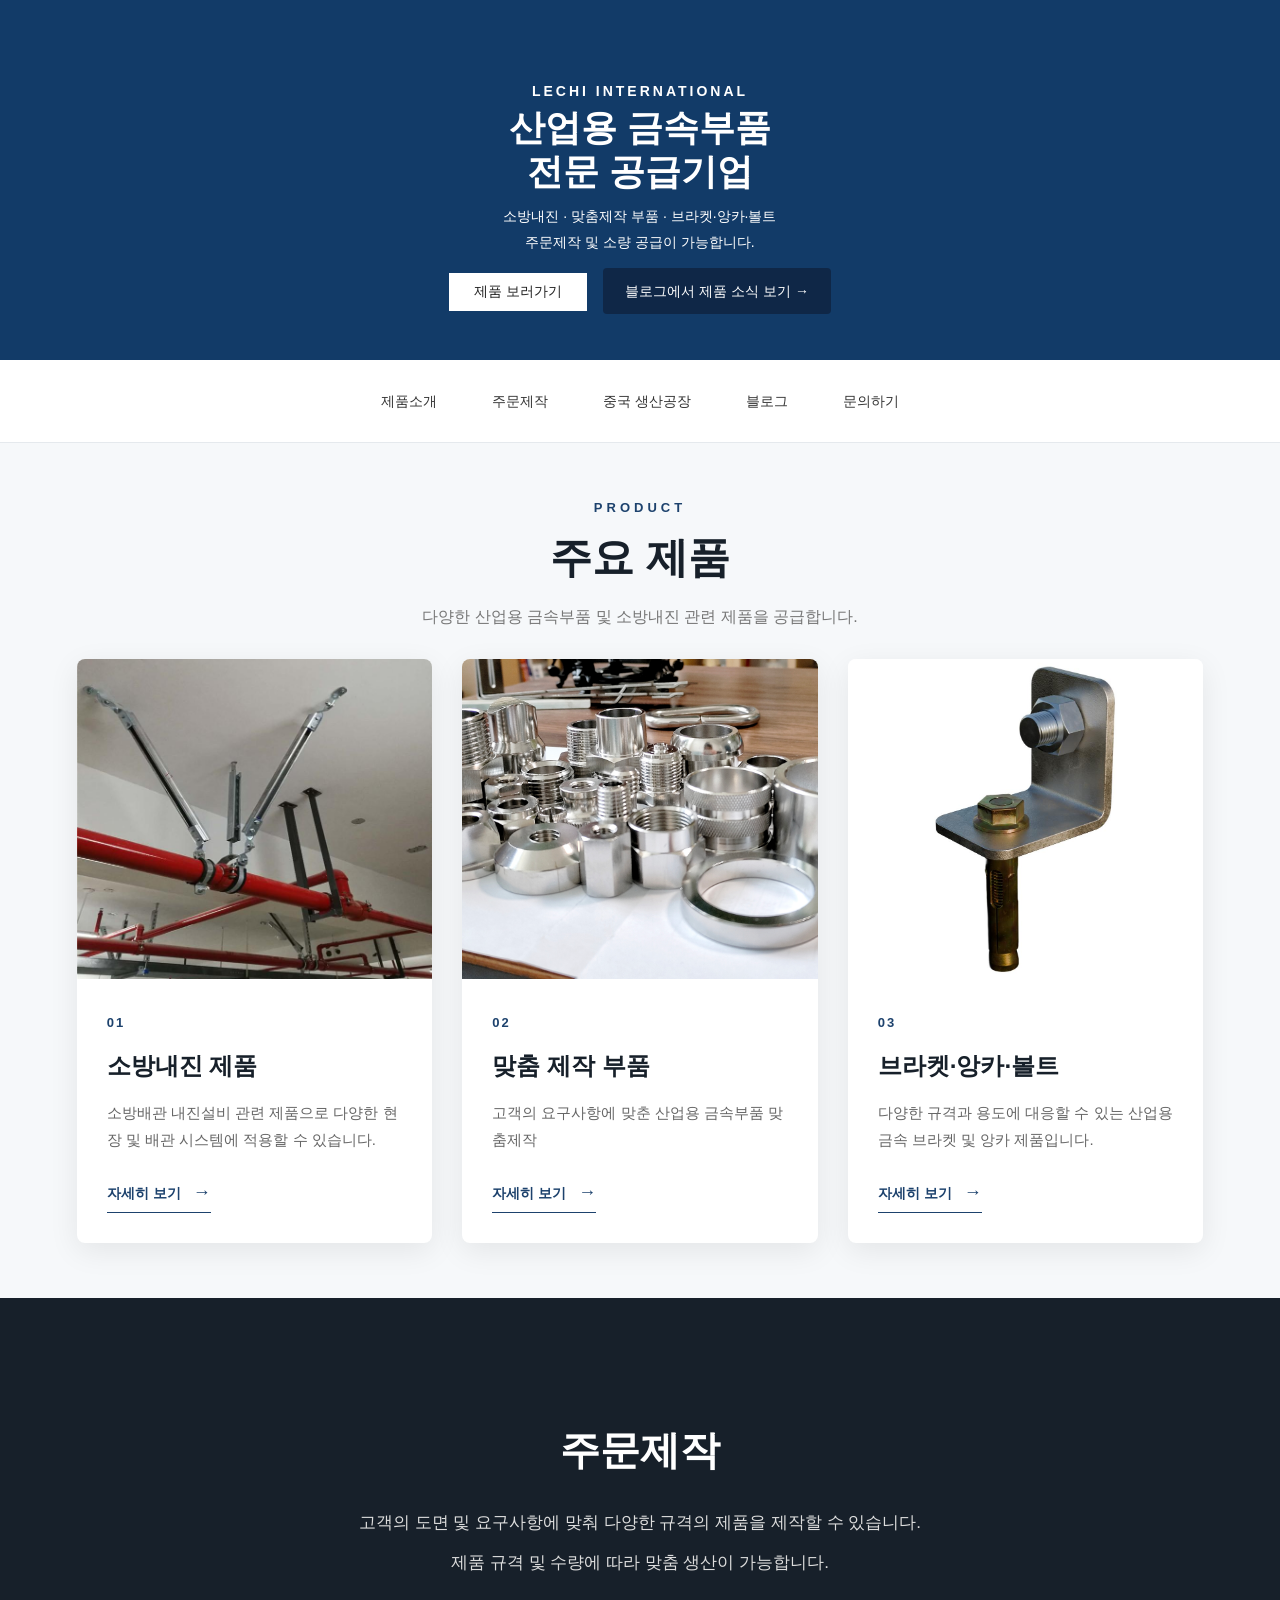
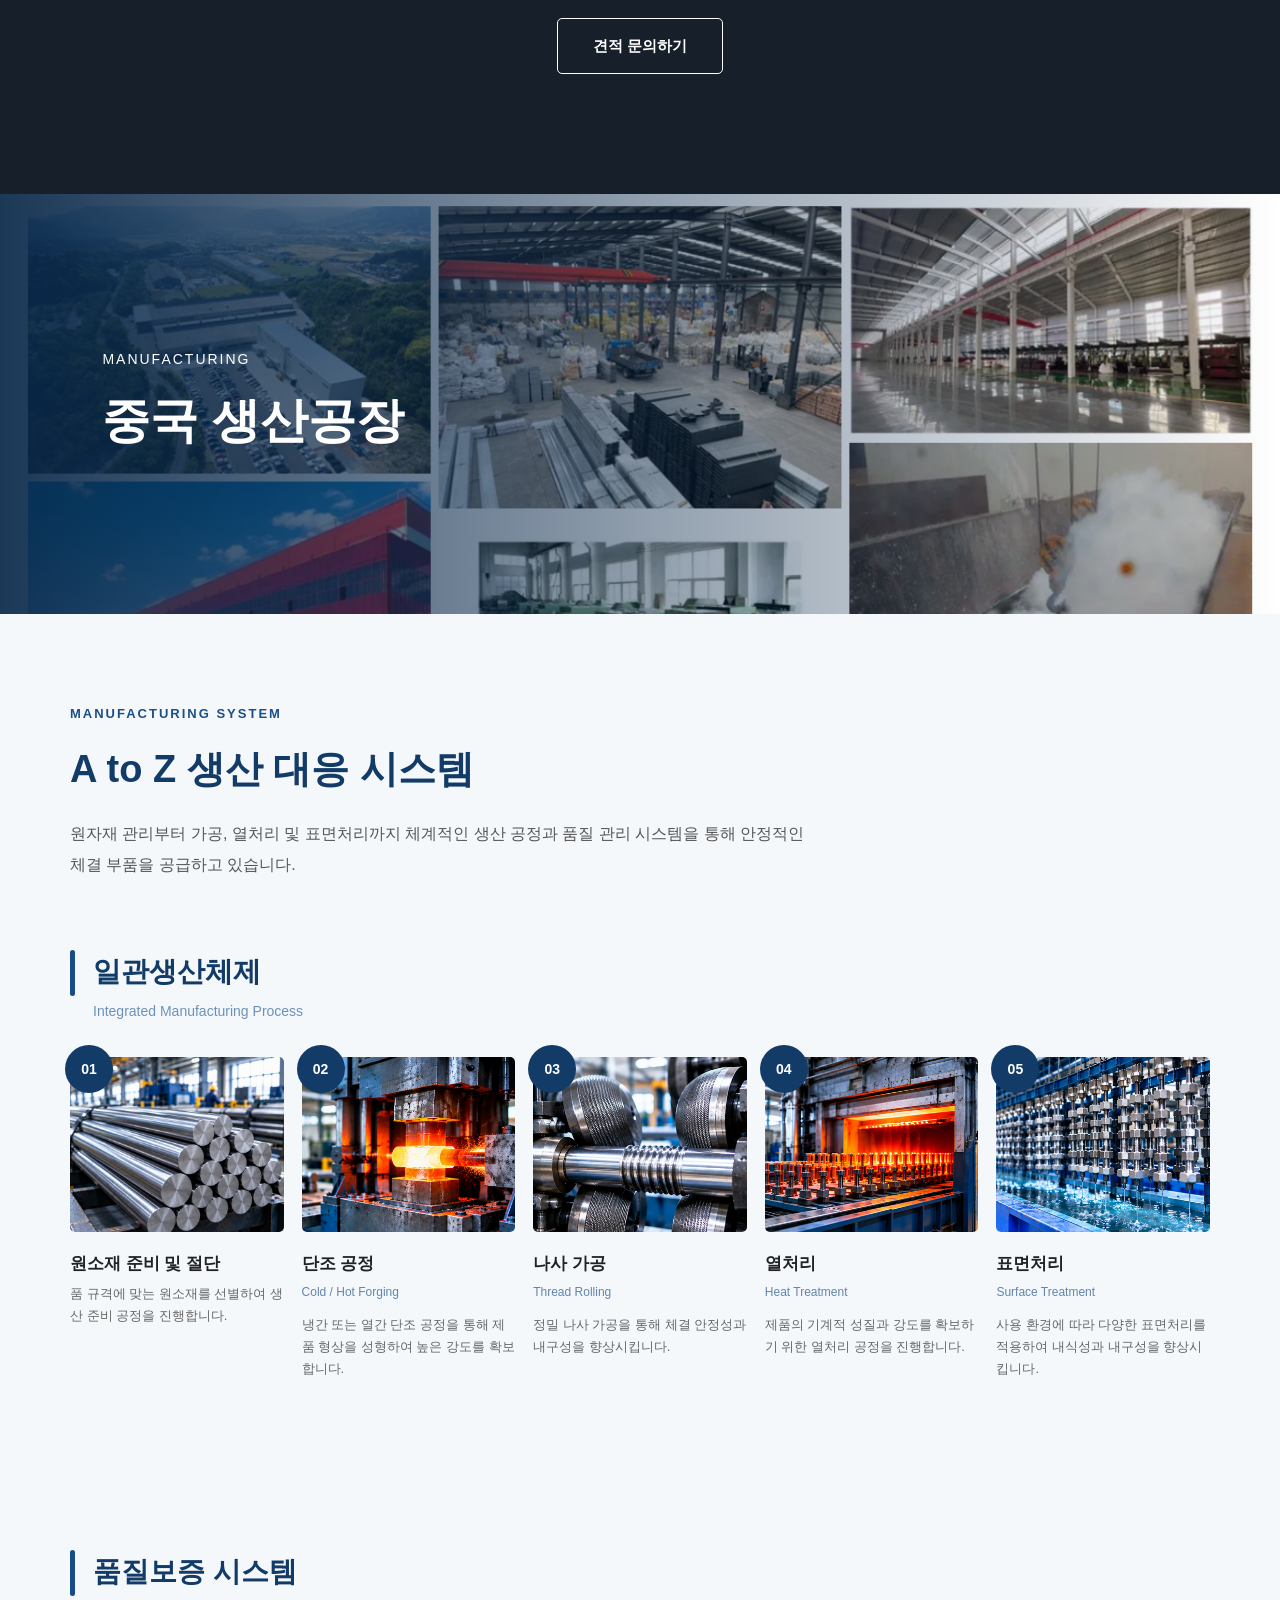
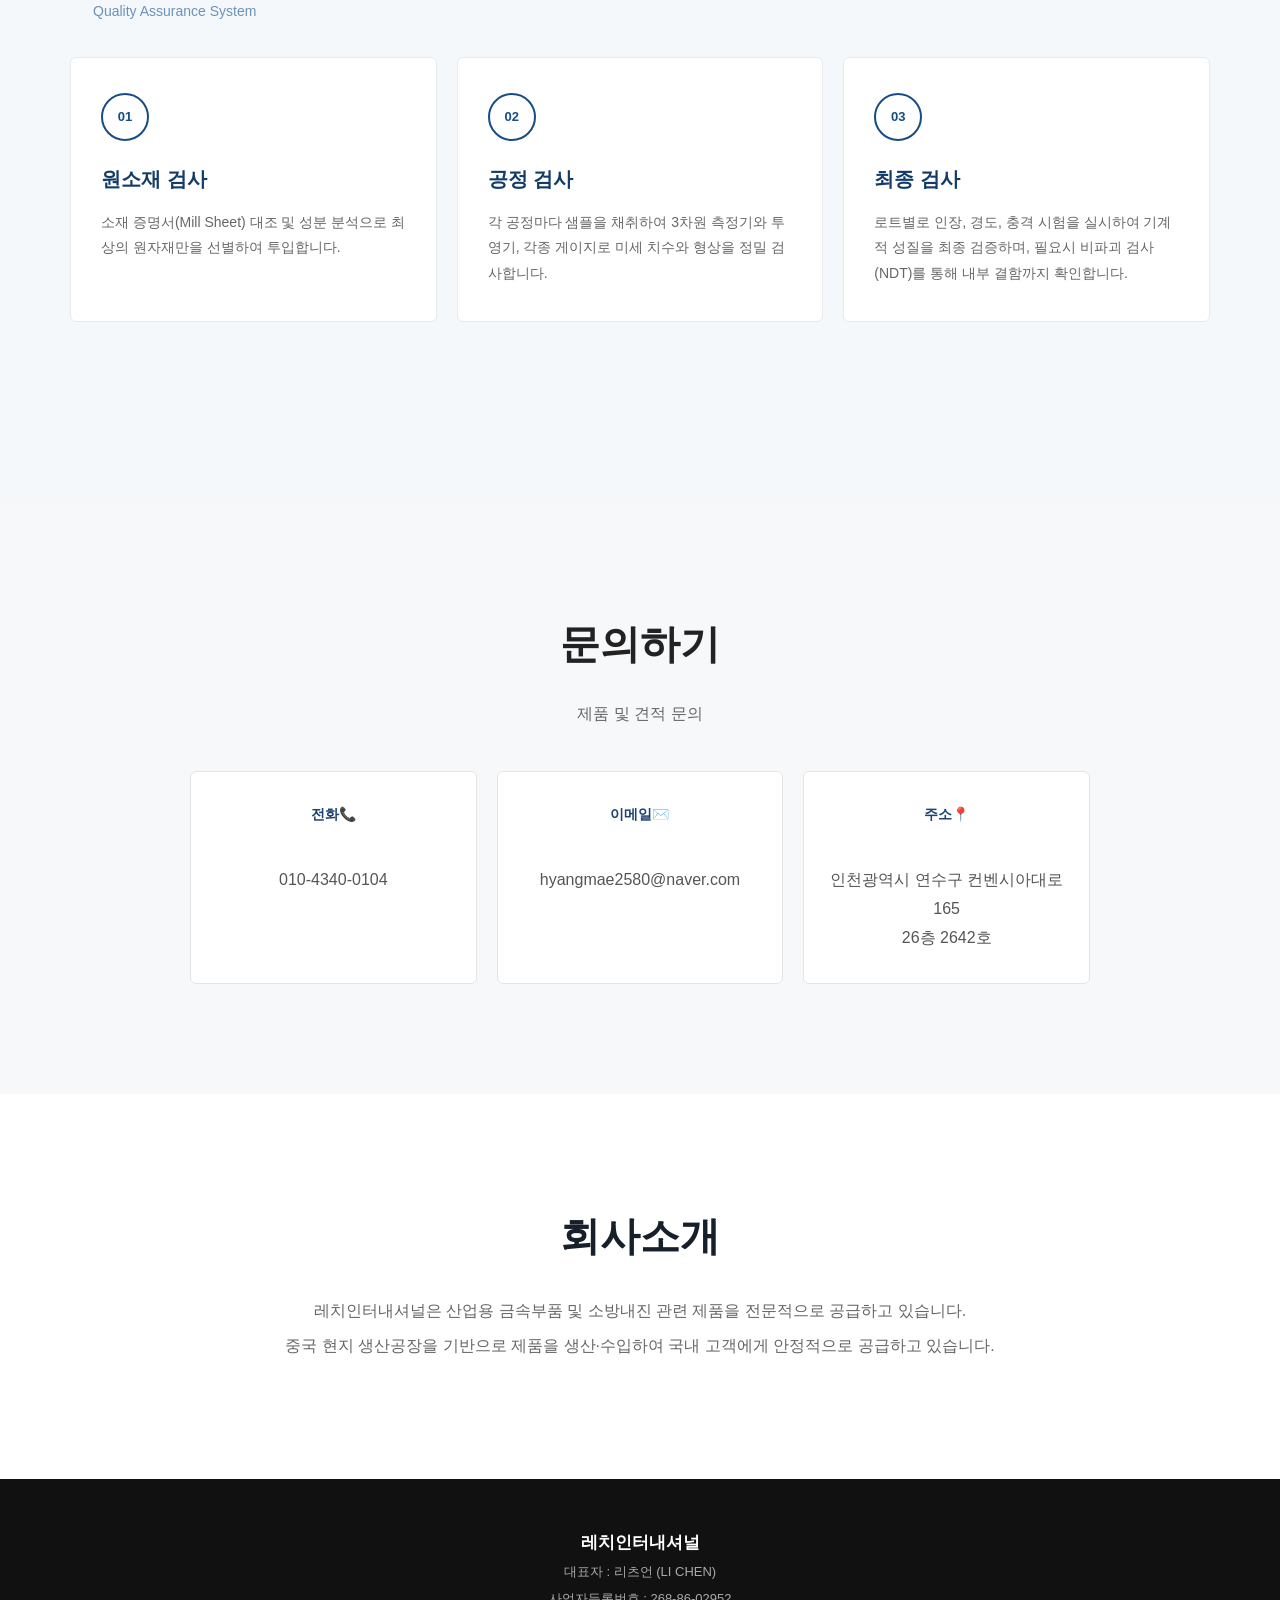
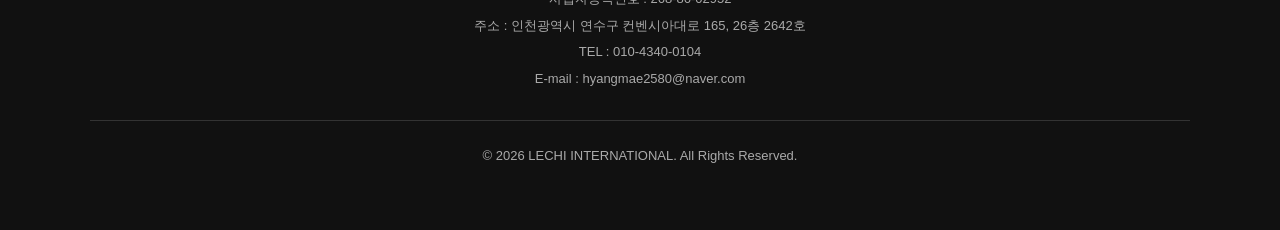
<file: index.html>
<!DOCTYPE html>
<html lang="ko">

<head>
    <meta charset="UTF-8">
    <meta name="viewport" content="width=device-width, initial-scale=1.0">
<link rel="icon" type="image/x-icon" href="/favicon.ico">
<link rel="icon" type="image/png" sizes="32x32" href="/favicon.png">
    <title>레치인터내셔널 | 산업용 금속부품 전문기업</title>

    <link rel="stylesheet" href="style.css">

    <!-- Google Analytics -->
    <script async src="https://www.googletagmanager.com/gtag/js?id=G-M39NJ0KK3D"></script>

    <script>
        window.dataLayer = window.dataLayer || [];

        function gtag() {
            dataLayer.push(arguments);
        }

        gtag('js', new Date());

        gtag('config', 'G-M39NJ0KK3D');
    </script>

</head>

<body>


<!-- =========================
     상단 메뉴
========================= -->

<header class="header">

    <div class="logo">

    </div>


</header>



<!-- =========================
     메인 화면
========================= -->

<section class="hero">

    <div class="hero-text">

        <p class="small-title">
            LECHI INTERNATIONAL
        </p>


        <h1>
            산업용 금속부품<br>
            전문 공급기업
        </h1>


        <p>
            소방내진 · 맞춤제작 부품 · 브라켓·앙카·볼트
        </p>


        <p>
            주문제작 및 소량 공급이 가능합니다.
        </p>


        <button onclick="goToProducts()">
            제품 보러가기
        </button>
<a href="https://blog.naver.com/hyangmae2580"
   target="_blank"
   rel="noopener noreferrer"
   class="blog-button">
    블로그에서 제품 소식 보기 →
</a>
    </div>

</section>

<!-- =========================
     제품 메뉴
========================= -->

<div class="product-menu">

    <a href="#products">제품소개</a>

    <a href="#custom">주문제작</a>

    <a href="#factory">중국 생산공장</a>

    <a href="https://blog.naver.com/hyangmae2580"
       target="_blank"
       rel="noopener noreferrer">
        블로그
    </a>

    <a href="#contact">문의하기</a>

</div>



<!-- =========================
     주요 제품
========================= -->

<section id="products" class="products-section">

    <div class="products-title">

        <span>PRODUCT</span>

        <h2>주요 제품</h2>

        <p>
            다양한 산업용 금속부품 및 소방내진 관련 제품을 공급합니다.
        </p>

    </div>


    <div class="product-grid">


        <!-- 소방내진 -->

        <div class="product-card">

            <div class="product-photo">

                <img
                    src="images/product01.jpg"
                    alt="소방내진 제품"
                >

            </div>


            <div class="product-content">

                <span class="product-number">01</span>

                <h3>소방내진 제품</h3>

                <p>
                    소방배관 내진설비 관련 제품으로
                    다양한 현장 및 배관 시스템에 적용할 수 있습니다.
                </p>

                <a href="product-fire.html" class="product-more">
                    자세히 보기
                    <span>→</span>
                </a>

            </div>

        </div>



        <!-- 맞춤제작 부품 -->

        <div class="product-card">

            <div class="product-photo">

                <img
                    src="images/product02.jpg"
                    alt="맞춤 제작 부품"
                >

            </div>


            <div class="product-content">

                <span class="product-number">02</span>

                <h3>맞춤 제작 부품</h3>

                <p>
                    고객의 요구사항에 맞춘 산업용 금속부품 맞춤제작
                </p>

                <a href="product-vibration.html" class="product-more">
                    자세히 보기
                    <span>→</span>
                </a>

            </div>

        </div>



        <!-- 브라켓·앙카·볼트 -->

        <div class="product-card">

            <div class="product-photo">

                <img
                    src="images/product03.jpg"
                    alt="브라켓·앙카·볼트"
                >

            </div>


            <div class="product-content">

                <span class="product-number">03</span>

                <h3>브라켓·앙카·볼트</h3>

                <p>
                    다양한 규격과 용도에 대응할 수 있는
                    산업용 금속 브라켓 및 앙카 제품입니다.
                </p>

                <a href="product-bracket.html" class="product-more">
                    자세히 보기
                    <span>→</span>
                </a>

            </div>

        </div>


    </div>

</section>


<!-- =========================
     주문제작
========================= -->

<section id="custom" class="custom">

    <h2>주문제작</h2>


    <p>
        고객의 도면 및 요구사항에 맞춰
        다양한 규격의 제품을 제작할 수 있습니다.
    </p>


    <p>
        제품 규격 및 수량에 따라 맞춤 생산이 가능합니다.
    </p>



<a href="./contact.html" class="inquiry-button">
    견적 문의하기
</a>

</section>



<!-- =========================
     중국 생산공장
========================= -->

<!-- =========================
     중국 생산공장
========================= -->

<section id="factory" class="factory-section">

    <div class="factory-hero">

        <img
            src="images/factory.jpg"
            alt="중국 생산공장"
        >

        <div class="factory-hero-overlay">

            <span>MANUFACTURING</span>

            <h2>중국 생산공장</h2>

        </div>

    </div>


    <div class="factory-content">


        <!-- A to Z -->

        <div class="factory-intro">

            <span class="section-label">
                MANUFACTURING SYSTEM
            </span>

            <h2>
                A to Z 생산 대응 시스템
            </h2>

            <p>
                원자재 관리부터 가공, 열처리 및 표면처리까지
                체계적인 생산 공정과 품질 관리 시스템을 통해
                안정적인 체결 부품을 공급하고 있습니다.
            </p>

        </div>



        <!-- 일관생산체제 -->

        <div class="process-section">

            <div class="process-title">

                <span></span>

                <div>
                    <h3>일관생산체제</h3>
                    <p>Integrated Manufacturing Process</p>
                </div>

            </div>


            <div class="process-grid">


                <!-- 01 -->

                <div class="process-card">

                    <div class="process-number">
                        01
                    </div>

                    <div class="process-image">
                        <img
                            src="images/process01.png"
                            alt="원소재 준비 및 절단"
                        >
                    </div>

                    <h4>
                        원소재 준비 및 절단
                    </h4>

                    <p>
                        품 규격에 맞는 원소재를 선별하여
                        생산 준비 공정을 진행합니다.
                    </p>

                </div>



                <!-- 02 -->

                <div class="process-card">

                    <div class="process-number">
                        02
                    </div>

                    <div class="process-image">
                        <img
                            src="images/process02.png"
                            alt="단조 공정"
                        >
                    </div>

                    <h4>
                        단조 공정
                    </h4>

                    <span class="process-en">
                        Cold / Hot Forging
                    </span>

                    <p>
                        냉간 또는 열간 단조 공정을 통해
                        제품 형상을 성형하여 높은 강도를 확보합니다.
                    </p>

                </div>



                <!-- 03 -->

                <div class="process-card">

                    <div class="process-number">
                        03
                    </div>

                    <div class="process-image">
                        <img
                            src="images/process03.png"
                            alt="나사 가공"
                        >
                    </div>

                    <h4>
                        나사 가공
                    </h4>

                    <span class="process-en">
                        Thread Rolling
                    </span>

                    <p>
                        정밀 나사 가공을 통해
                        체결 안정성과 내구성을 향상시킵니다.
                    </p>

                </div>



                <!-- 04 -->

                <div class="process-card">

                    <div class="process-number">
                        04
                    </div>

                    <div class="process-image">
                        <img
                            src="images/process04.png"
                            alt="열처리"
                        >
                    </div>

                    <h4>
                        열처리
                    </h4>

                    <span class="process-en">
                        Heat Treatment
                    </span>

                    <p>
                        제품의 기계적 성질과 강도를 확보하기 위한
                        열처리 공정을 진행합니다.
                    </p>

                </div>



                <!-- 05 -->

                <div class="process-card">

                    <div class="process-number">
                        05
                    </div>

                    <div class="process-image">
                        <img
                            src="images/process05.png"
                            alt="표면처리"
                        >
                    </div>

                    <h4>
                        표면처리
                    </h4>

                    <span class="process-en">
                        Surface Treatment
                    </span>

                    <p>
                        사용 환경에 따라 다양한 표면처리를 적용하여
                        내식성과 내구성을 향상시킵니다.
                    </p>

                </div>

            </div>

        </div>



        <!-- 품질보증 시스템 -->

        <div class="quality-section">

            <div class="quality-title">

                <span></span>

                <div>
                    <h3>품질보증 시스템</h3>
                    <p>Quality Assurance System</p>
                </div>

            </div>


            <div class="quality-grid">


                <!-- 원소재 검사 -->

                <div class="quality-card">

                    <div class="quality-icon">
                        01
                    </div>

                    <h4>
                        원소재 검사
                    </h4>

                    <p>
                        소재 증명서(Mill Sheet) 대조 및 성분 분석으로
                        최상의 원자재만을 선별하여 투입합니다.
                    </p>

                </div>



                <!-- 공정 검사 -->

                <div class="quality-card">

                    <div class="quality-icon">
                        02
                    </div>

                    <h4>
                        공정 검사
                    </h4>

                    <p>
                        각 공정마다 샘플을 채취하여
                        3차원 측정기와 투영기, 각종 게이지로
                        미세 치수와 형상을 정밀 검사합니다.
                    </p>

                </div>



                <!-- 최종 검사 -->

                <div class="quality-card">

                    <div class="quality-icon">
                        03
                    </div>

                    <h4>
                        최종 검사
                    </h4>

                    <p>
                        로트별로 인장, 경도, 충격 시험을 실시하여
                        기계적 성질을 최종 검증하며,
                        필요시 비파괴 검사(NDT)를 통해
                        내부 결함까지 확인합니다.
                    </p>

                </div>

            </div>

        </div>


    </div>

</section>



<!-- =========================
     문의하기
========================= -->

<section id="contact" class="contact">

    <h2>문의하기</h2>


    <p>
        제품 및 견적 문의
    </p>


    <div class="contact-info">

        <p>
            <strong>전화📞</strong><br>
            010-4340-0104
        </p>


        <p>
            <strong>이메일✉️</strong><br>
            hyangmae2580@naver.com
        </p>


        <p>
            <strong>주소📍</strong><br>
            인천광역시 연수구 컨벤시아대로 165<br>
            26층 2642호
        </p>

    </div>

</section>


<!-- =========================
     회사소개
========================= -->

<section id="about" class="section">

    <h2>회사소개</h2>

    <p>
        레치인터내셔널은 산업용 금속부품 및 
        소방내진 관련 제품을 전문적으로 공급하고 있습니다.
    </p>

    <p>
        중국 현지 생산공장을 기반으로 제품을 생산·수입하여 
        국내 고객에게 안정적으로 공급하고 있습니다.
    </p>

</section>




<!-- =========================
     사업자 정보
========================= -->

<footer>


    <div class="footer-company">

        <strong>레치인터내셔널</strong>


        <p>
            대표자 : 리츠언 (LI CHEN)
        </p>


        <p>
            사업자등록번호 : 268-86-02952
        </p>


        <p>
            주소 : 인천광역시 연수구 컨벤시아대로 165,
            26층 2642호
        </p>


        <p>
            TEL : 010-4340-0104
        </p>


        <p>
            E-mail : hyangmae2580@naver.com
        </p>

    </div>


    <p class="copyright">
        © 2026 LECHI INTERNATIONAL. All Rights Reserved.
    </p>

</footer>



<script src="main.js"></script>

</body>

</html>
</file>
<file: style.css>
/* =========================================
   기본 설정
========================================= */

* {
    box-sizing: border-box;
}

html {
    scroll-behavior: smooth;
}

body {
    margin: 0;
    padding: 0;

    font-family:
        "Noto Sans KR",
        "Malgun Gothic",
        Arial,
        sans-serif;

    color: #222;
    background: #fff;

    line-height: 1.6;
}

img {
    max-width: 100%;
}


/* =========================================
   HEADER
========================================= */

.header {
    position: absolute;
    top: 0;
    left: 0;
    width: 100%;
    height: 82px;
    padding: 0 25px;
    box-sizing: border-box;

    display: flex;
    align-items: center;
    justify-content: flex-end;

    background: transparent;
    border-bottom: none;

    z-index: 999;
}

.logo {
    display: none;
}

.menu {
    display: flex;
    align-items: center;
    gap: 40px;
}

.menu a {
    color: #ffffff;
    text-decoration: none;
    font-size: 15px;
    font-weight: 500;
}

.menu a:hover {
    color: #1d426d;
}


/* =========================================
   MAIN HERO
========================================= */

.hero {
    width: 100%;
    min-height: 360px;

    display: flex;
    align-items: center;
    justify-content: center;

    padding: 60px 8% 30px;
    box-sizing: border-box;

    background: #123b68;
    color: #fff;

    text-align: center;
}

.hero-text {
    width: 100%;
    max-width: 900px;
    margin: 0 auto;
}

.small-title {
    margin: 0 0 8px;

    font-size: 12px;
    letter-spacing: 3px;
    font-weight: 600;
}

.hero h1 {
    margin: 0 0 12px;

    font-size: 36px;
    line-height: 1.2;
    font-weight: 700;
}

.hero p {
    font-size: 14px;
    margin: 4px 0;
}

.hero button {
    margin-top: 15px;

    padding: 10px 25px;

    border: none;

    background: #fff;
    color: #222;

    font-size: 14px;

    cursor: pointer;
}


/* =========================================
   회사소개
========================================= */

.section {
    width: 100%;
    padding: 110px 7%;
    text-align: center;
}

.section h2 {
    margin: 0 0 30px;

    font-size: 40px;
    color: #17202a;
}

.section > p {
    max-width: 800px;

    margin: 10px auto;

    font-size: 16px;
    color: #666;
}


/* 회사정보 */

.company-info {
    max-width: 900px;

    margin: 55px auto 0;

    display: grid;

    grid-template-columns:
        repeat(3, 1fr);

    border-top: 1px solid #ddd;
    border-bottom: 1px solid #ddd;
}

.company-info div {
    padding: 28px 20px;

    border-right: 1px solid #ddd;
}

.company-info div:last-child {
    border-right: none;
}

.company-info strong {
    display: block;

    margin-bottom: 8px;

    color: #1d426d;
    font-size: 14px;
}

.company-info p {
    margin: 0;
    font-size: 16px;
}


/* =========================================
   주요 제품
========================================= */

.products-section {
    width: 100%;

    padding: 55px 6%;

    background: #f6f8fa;
}


/* 제목 */

.products-title {
    text-align: center;
    margin-bottom: 30px;
}

.products-title span {
    display: block;

    margin-bottom: 12px;

    color: #1d426d;

    font-size: 13px;
    font-weight: 700;
    letter-spacing: 4px;
}

.products-title h2 {
    margin: 0;

    font-size: 42px;
    line-height: 1.3;

    color: #17202a;
}

.products-title p {
    margin: 18px 0 0;

    font-size: 16px;
    color: #777;
}


/* 제품 3개 */

.product-grid {
    width: 100%;

    max-width: 1280px;

    margin: 0 auto;

    display: grid;

    grid-template-columns:
        repeat(3, minmax(0, 1fr));

    gap: 30px;
}


/* 카드 */

.product-card {
    min-width: 0;

    overflow: hidden;

    background: #fff;

    border-radius: 8px;

    box-shadow:
        0 8px 30px rgba(0, 0, 0, 0.08);

    transition:
        transform 0.3s ease,
        box-shadow 0.3s ease;
}

.product-card:hover {
    transform: translateY(-8px);

    box-shadow:
        0 18px 45px rgba(0, 0, 0, 0.14);
}


/* 제품 사진 */

.product-photo {
    width: 100%;

    height: 320px;

    overflow: hidden;

    background: #f3f3f3;
}

.product-photo img {
    width: 100%;
    height: 100%;

    display: block;

    object-fit: cover;

    transition: transform 0.5s ease;
}

.product-card:hover
.product-photo img {
    transform: scale(1.05);
}


/* 제품 내용 */

.product-content {
    padding: 30px;
    min-height: 260px;
}

.product-number {
    color: #1d426d;

    font-size: 13px;
    font-weight: 700;
    letter-spacing: 2px;
}

.product-content h3 {
    margin: 12px 0 14px;

    font-size: 24px;
    color: #17202a;
}

.product-content p {
    margin: 0;

    color: #666;

    font-size: 15px;
    line-height: 1.8;
}


/* 자세히 보기 */

.product-more {
    display: inline-flex;

    align-items: center;

    gap: 12px;

    margin-top: 25px;

    padding-bottom: 5px;

    color: #1d426d;

    text-decoration: none;

    font-size: 14px;
    font-weight: 600;

    border-bottom: 1px solid #1d426d;
}

.product-more span {
    font-size: 18px;
    transition: 0.3s;
}

.product-more:hover span {
    transform: translateX(5px);
}


/* =========================================
   주문제작
========================================= */

.custom {
    width: 100%;

    padding: 120px 20px;

    text-align: center;

    background: #17202a;

    color: #fff;
}

.custom h2 {
    margin: 0 0 25px;
    font-size: 40px;
}

.custom p {
    max-width: 750px;

    margin: 8px auto;

    font-size: 17px;
    line-height: 1.9;

    color: #ddd;
}

.custom button {
    margin-top: 30px;

    padding: 15px 35px;

    border: 1px solid #fff;

    background: transparent;
    color: #fff;

    font-size: 15px;

    cursor: pointer;

    transition: 0.3s;
}

.custom button:hover {
    background: #fff;
    color: #17202a;
}


/* =========================================
   중국 생산공장
========================================= */

#factory {
    background: #f5f8fb;
}

#factory p {
    max-width: 750px;
}


/* =========================================
   문의하기
========================================= */

.contact {
    width: 100%;

    padding: 110px 20px;

    text-align: center;

    background: #f6f8fa;
}

.contact h2 {
    margin: 0 0 25px;
    font-size: 40px;
}

.contact > p {
    color: #666;
    font-size: 16px;
}


/* 연락처 */

.contact-info {
    max-width: 900px;

    margin: 45px auto 0;

    display: grid;

    grid-template-columns:
        repeat(3, 1fr);

    gap: 20px;
}

.contact-info p {
    margin: 0;

    padding: 30px 20px;

    background: #fff;

    border: 1px solid #e5e5e5;
    border-radius: 6px;

    color: #555;

    line-height: 1.8;
}

.contact-info strong {
    display: block;

    margin-bottom: 10px;

    color: #1d426d;

    font-size: 14px;
}


/* =========================================
   FOOTER
========================================= */

footer {
    width: 100%;

    padding: 50px 7%;

    background: #111;

    color: #aaa;

    text-align: center;

    font-size: 13px;
}

.footer-company strong {
    color: #fff;
    font-size: 17px;
}

.footer-company p {
    margin: 6px 0;
}

.copyright {
    margin-top: 30px;

    padding-top: 25px;

    border-top: 1px solid #333;
}


/* =========================================
   모바일
========================================= */

@media (max-width: 900px) {

    .header {
        position: absolute;
        top: 0;
        left: 0;
        width: 100%;
        height: 82px;
        padding: 0 25px;

        box-sizing: border-box;

        display: flex;
        align-items: center;
        justify-content: flex-end;

        background: transparent;
        border-bottom: none;

        z-index: 999;
    }

    .logo {
        display: none;
    }

    .menu {
        display: flex;
        align-items: center;
        gap: 40px;
    }

    .menu a {
        color: #fff;
        text-decoration: none;
        font-size: 15px;
        font-weight: 500;
    }

    .hero {
        width: 100%;
        min-height: 400px;

        display: flex;
        align-items: center;
        justify-content: center;

        padding: 100px 8% 40px;

        box-sizing: border-box;

        background: #123b68;

        color: #fff;

        text-align: center;
    }

    .hero p {
        font-size: 16px;
    }

    .product-grid {
        grid-template-columns: 1fr;
        max-width: 550px;
    }

    .company-info {
        grid-template-columns: 1fr;
    }

    .company-info div {
        border-right: none;
        border-bottom: 1px solid #ddd;
    }

    .company-info div:last-child {
        border-bottom: none;
    }

    .contact-info {
        grid-template-columns: 1fr;
        max-width: 550px;
    }
}


/* =========================================
   견적 문의 페이지
========================================= */

.inquiry-section {
    width: 100%;

    padding: 100px 20px 120px;

    background: #f4f7fa;
}

.inquiry-container {
    width: 100%;
    max-width: 1000px;

    margin: 0 auto;
}

.inquiry-title {
    text-align: center;
    margin-bottom: 50px;
}

.inquiry-title span {
    display: block;

    margin-bottom: 10px;

    color: #1d426d;

    font-size: 13px;
    font-weight: 700;
    letter-spacing: 4px;
}

.inquiry-title h1 {
    margin: 0 0 15px;

    color: #17202a;

    font-size: 42px;
    font-weight: 700;
}

.inquiry-title p {
    margin: 0;

    color: #777;

    font-size: 16px;
}


/* =========================================
   문의 폼
========================================= */

.inquiry-form {
    width: 100%;

    padding: 55px;

    background: #fff;

    border-radius: 10px;

    box-shadow:
        0 10px 40px rgba(0, 0, 0, 0.08);
}


/* 2칸 배치 */

.form-group {
    margin-bottom: 25px;
}

.inquiry-form .form-group:nth-child(4),
.inquiry-form .form-group:nth-child(5),
.inquiry-form .form-group:nth-child(6),
.inquiry-form .form-group:nth-child(7),
.inquiry-form .form-group:nth-child(8) {
    width: calc(50% - 10px);

    display: inline-block;

    vertical-align: top;
}

.inquiry-form .form-group:nth-child(5),
.inquiry-form .form-group:nth-child(7) {
    margin-left: 16px;
}


/* 라벨 */

.form-group label {
    display: block;

    margin-bottom: 9px;

    color: #222;

    font-size: 15px;
    font-weight: 600;
}

.form-group label em {
    color: #d65a3a;

    font-style: normal;

    margin-left: 3px;
}


/* 입력창 */

.form-group input,
.form-group select,
.form-group textarea {
    width: 100%;

    padding: 15px 16px;

    border: 1px solid #d9dfe5;

    border-radius: 5px;

    background: #fff;

    color: #333;

    font-family: inherit;
    font-size: 15px;

    outline: none;

    transition: all 0.2s ease;

    appearance: none;
}

.form-group input:focus,
.form-group select:focus,
.form-group textarea:focus {
    border-color: #1d426d;

    box-shadow:
        0 0 0 3px rgba(29, 66, 109, 0.08);
}


/* 선택박스 */

.form-group select {
    cursor: pointer;

    background:
        #fff
        url("data:image/svg+xml,%3Csvg xmlns='http://www.w3.org/2000/svg' width='12' height='8'%3E%3Cpath d='M1 1l5 5 5-5' fill='none' stroke='%23666' stroke-width='1.5'/%3E%3C/svg%3E")
        no-repeat;

    background-position: right 17px center;

    padding-right: 45px;
}


/* 문의내용 */

.form-group textarea {
    min-height: 190px;

    resize: vertical;

    line-height: 1.7;
}


/* 파일 */

.form-group input[type="file"] {
    padding: 11px;

    background: #fafafa;

    cursor: pointer;
}


/* 파일 설명 */

.form-group small {
    display: block;

    margin-top: 8px;

    color: #888;

    font-size: 12px;
}


/* =========================================
   개인정보 동의
========================================= */

.privacy-box {
    margin-top: 10px;
    margin-bottom: 30px;

    padding: 18px 20px;

    background: #f6f8fa;

    border: 1px solid #e5e9ed;

    border-radius: 5px;
}

.privacy-box label {
    color: #555;

    font-size: 14px;

    cursor: pointer;
}

.privacy-box input {
    width: 16px;
    height: 16px;

    margin-right: 8px;

    vertical-align: -3px;

    accent-color: #1d426d;
}


/* =========================================
   문의 보내기 버튼
========================================= */

.inquiry-submit {
    width: 100%;

    height: 58px;

    border: none;

    border-radius: 5px;

    background: #123b68;

    color: #fff;

    font-family: inherit;

    font-size: 16px;
    font-weight: 600;

    cursor: pointer;

    transition: all 0.3s ease;
}

.inquiry-submit:hover {
    background: #0b2b4c;

    transform: translateY(-2px);

    box-shadow:
        0 8px 20px rgba(18, 59, 104, 0.2);
}


/* =========================================
   모바일
========================================= */

@media (max-width: 700px) {

    .inquiry-section {
        padding: 70px 15px 80px;
    }

    .inquiry-title h1 {
        font-size: 32px;
    }

    .inquiry-title p {
        font-size: 14px;
    }

    .inquiry-form {
        padding: 30px 20px;
    }

    .inquiry-form .form-group:nth-child(4),
    .inquiry-form .form-group:nth-child(5),
    .inquiry-form .form-group:nth-child(6),
    .inquiry-form .form-group:nth-child(7),
    .inquiry-form .form-group:nth-child(8) {

        width: 100%;

        display: block;

        margin-left: 0;
    }
}


.inquiry-button {
    display: inline-block;

    margin-top: 30px;

    padding: 15px 35px;

    border: 1px solid #fff;

    border-radius: 5px;

    background: transparent;

    color: #fff;

    text-decoration: none;

    font-size: 15px;
    font-weight: 600;

    cursor: pointer;

    transition: 0.3s;
}

.inquiry-button:hover {
    background: #fff;
    color: #123b68;
}


/* =================================
   레치인터내셔널 로고
================================= */

.header-logo {
    width: 210px;
    height: 78px;

    display: flex;

    align-items: center;
    justify-content: flex-start;

    overflow: hidden;
}

.header-logo a {
    display: block;
    line-height: 0;
}

.header-logo img {
    width: 210px;
    height: auto;

    display: block;

    margin: 0;
    padding: 0;

    object-fit: contain;
}


/* 로고 왼쪽 정렬 */

.header-inner {
    width: 100%;
    height: 72px;

    margin: 0;
    padding: 0 40px;

    display: flex;

    align-items: center;
    justify-content: space-between;

    box-sizing: border-box;
}

.header-logo {
    margin: 0;
    padding: 0;

    display: flex;

    align-items: center;
    justify-content: flex-start;

    flex-shrink: 0;
}

.header-logo img {
    width: 165px;
    height: auto;

    display: block;

    margin: 0;
    padding: 0;
}


/* =========================
   제품 상세 페이지
========================= */

.product-detail {
    max-width: 1200px;

    margin: 0 auto;

    padding: 100px 40px;
}

.product-detail-title {
    text-align: center;

    margin-bottom: 70px;
}

.product-detail-title span {
    display: block;

    margin-bottom: 15px;

    color: #123b68;

    font-size: 14px;
    font-weight: 700;

    letter-spacing: 4px;
}

.product-detail-title h1 {
    margin: 0 0 20px;

    color: #111;

    font-size: 46px;
    font-weight: 700;
}

.product-detail-title p {
    color: #666;

    font-size: 17px;
    line-height: 1.8;
}


/* 제품 항목 */

.product-detail-list {
    display: grid;

    grid-template-columns:
        repeat(3, 1fr);

    gap: 25px;
}

.detail-item {
    padding: 35px;

    background: #f6f8fa;

    border-radius: 8px;

    border: 1px solid #e5e9ed;

    transition: 0.3s;
}

.detail-item:hover {
    transform: translateY(-5px);

    box-shadow:
        0 15px 35px rgba(0,0,0,0.08);
}

.detail-item h2 {
    margin-bottom: 18px;

    color: #123b68;

    font-size: 22px;
}

.detail-item p {
    margin: 0;

    color: #666;

    font-size: 15px;
    line-height: 1.8;
}


/* 제품 목록 돌아가기 */

.back-button {
    margin-top: 60px;

    text-align: center;
}

.back-button a {
    display: inline-block;

    padding: 15px 30px;

    background: #123b68;

    color: #fff;

    text-decoration: none;

    border-radius: 4px;

    font-size: 14px;

    transition: 0.3s;
}

.back-button a:hover {
    background: #0b2949;
}


/* 모바일 */

@media (max-width: 768px) {

    .product-detail {
        padding: 70px 20px;
    }

    .product-detail-title h1 {
        font-size: 34px;
    }

    .product-detail-list {
        grid-template-columns: 1fr;
    }
}


/* =========================
   방진 제품 상세페이지
========================= */

.vibration-product {
    max-width: 1200px;

    margin: 0 auto;

    padding: 80px 20px;
}

.vibration-product h1 {
    font-size: 36px;

    margin-bottom: 50px;
}

.vibration-item {
    margin-bottom: 70px;
}

.vibration-item h2 {
    font-size: 22px;

    font-weight: 500;

    margin-bottom: 25px;
}

.vibration-catalog img {
    width: 60%;

    max-width: 800px;

    height: auto;

    display: block;
}


/* 제목 */

.vibration-title {
    text-align: center;

    margin-bottom: 60px;
}

.vibration-title span {
    display: block;

    margin-bottom: 15px;

    color: #123b68;

    font-size: 14px;

    font-weight: 700;

    letter-spacing: 4px;
}

.vibration-title h1 {
    margin: 0 0 20px;

    color: #111;

    font-size: 46px;

    font-weight: 700;
}

.vibration-title p {
    margin: 0;

    color: #666;

    font-size: 16px;

    line-height: 1.8;
}


/* 제품 규격 이미지 */

.vibration-catalog img {
    width: 60%;

    max-width: 800px;

    height: auto;

    display: block;

    margin: 0 auto;
}


/* 견적 문의 버튼 */

.vibration-inquiry {
    text-align: center;

    margin-top: 50px;
}

.vibration-inquiry a {
    display: inline-block;

    padding: 16px 35px;

    background: #123b68;

    color: #fff;

    text-decoration: none;

    font-size: 15px;

    font-weight: 600;

    border-radius: 4px;

    transition: 0.3s;
}

.vibration-inquiry a:hover {
    background: #0d2d50;
}


/* 제품 목록으로 돌아가기 버튼 */

.vibration-product .back-button {
    margin-top: 30px;

    text-align: center;
}

.vibration-product .back-button a {
    display: inline-block;

    padding: 15px 30px;

    background: #123b68;

    color: #ffffff !important;

    border: 1px solid #123b68;

    border-radius: 5px;

    text-decoration: none;

    font-size: 15px;

    font-weight: 600;

    transition: 0.3s;
}

.vibration-product .back-button a:hover {
    background: #ffffff;

    color: #123b68 !important;
}


/* 모바일 */

@media (max-width: 768px) {

    .vibration-product {
        padding: 70px 20px;
    }

    .vibration-title h1 {
        font-size: 34px;
    }

    .vibration-title p {
        font-size: 14px;
    }
}


/* 방진 제품 상세페이지 */

.vibration-product {
    max-width: 1200px;

    margin: 0 auto;

    padding: 80px 20px;
}

.vibration-product h1 {
    font-size: 36px;

    margin-bottom: 45px;
}


/* 제품 항목 */

.vibration-item {
    width: 100%;

    margin-bottom: 35px;
}


/* 제품 이름 */

.vibration-item summary {
    cursor: pointer;

    font-size: 21px;

    font-weight: 500;

    padding: 10px 0;

    margin-left: 0;

    list-style: none;
}


/* 기본 ▶ 표시 제거 */

.vibration-item summary::-webkit-details-marker {
    display: none;
}


/* 제품 이름 앞에 + 표시 */

.vibration-item summary::before {
    content: "+";

    display: inline-block;

    width: 25px;

    font-size: 20px;

    font-weight: 400;
}


/* 클릭해서 열렸을 때 - 표시 */

.vibration-item[open] summary::before {
    content: "−";
}


/* 제품 이미지 */

.vibration-image {
    margin-top: 20px;

    margin-left: 25px;
}

.vibration-image img {
    width: 60%;

    max-width: 800px;

    height: auto;

    display: block;
}


/* 제품 목록으로 돌아가기 */

.vibration-product .back-button {
    margin-top: 50px;

    text-align: center;
}

.vibration-product .back-button a {
    display: inline-block;

    padding: 15px 30px;

    background: #123b68;

    color: #ffffff !important;

    border: 1px solid #123b68;

    border-radius: 5px;

    text-decoration: none;

    font-size: 15px;

    font-weight: 600;
}

.vibration-product .back-button a:hover {
    background: #ffffff;

    color: #123b68 !important;
}


.bracket-home {
    text-align: center;

    margin-top: 20px;
}

.bracket-home a {
    display: inline-block;

    padding: 14px 30px;

    background: #fff;

    color: #123f70;

    border: 1px solid #123f70;

    border-radius: 4px;

    font-size: 14px;

    font-weight: 600;

    text-decoration: none;

    transition: all 0.3s ease;
}

.bracket-home a:hover {
    background: #123f70;

    color: #fff;
}


.custom-home {
    text-align: center;

    margin-top: 20px;
}

.custom-home a {
    display: inline-block;

    padding: 14px 30px;

    background: #fff;

    color: #123f70;

    border: 1px solid #123f70;

    border-radius: 4px;

    font-size: 14px;

    font-weight: 600;

    text-decoration: none;

    transition: all 0.3s ease;
}

.custom-home a:hover {
    background: #123f70;

    color: #fff;
}


.blog-button {
    display: inline-block;

    margin-left: 12px;

    padding: 12px 22px;

    background: #0f2747;

    color: #ffffff;

    text-decoration: none;

    border-radius: 4px;

    font-size: 14px;

    font-weight: 500;

    transition: 0.3s;
}

.blog-button:hover {
    opacity: 0.85;
}


/* 제품 메뉴 */

.product-menu {
    display: flex;

    justify-content: center;

    align-items: center;

    gap: 0;

    width: 100%;

    padding: 22px 20px;

    background: #ffffff;

    border-bottom: 1px solid #e5e9ed;
}

.product-menu {
    display: flex;

    justify-content: center;

    align-items: center;

    gap: 25px;

    width: 100%;

    padding: 22px 20px;

    background: #ffffff;

    border-bottom: 1px solid #e5e9ed;

    box-sizing: border-box;
}

.product-menu a {
    display: inline-block;

    padding: 8px 15px;

    color: #333;

    background: transparent;

    border: none;

    text-decoration: none;

    font-size: 14px;

    font-weight: 500;

    transition: all 0.3s ease;
}

.product-menu a:hover {
    color: #123b68;
}


@media (max-width: 768px) {

    .product-menu {
        flex-wrap: wrap;

        padding: 15px 10px;
    }

    .product-menu a {
        padding: 7px 12px;

        font-size: 13px;

        margin: 3px 0;
    }
}


/* =========================================
   CHINA FACTORY
========================================= */

.factory-section {
    width: 100%;

    /* 변경: 사용자가 지정한 배경색 */
    background: #f5f8fb;
}


/* 공장 이미지 */

.factory-hero {
    position: relative;

    width: 100%;

    height: 420px;

    overflow: hidden;
}

.factory-hero img {
    width: 100%;

    height: 100%;

    object-fit: cover;
}

.factory-hero-overlay {
    position: absolute;

    left: 0;
    top: 0;

    width: 100%;
    height: 100%;

    display: flex;

    flex-direction: column;

    justify-content: center;

    padding-left: 8%;

    box-sizing: border-box;

    background: linear-gradient(
        90deg,
        rgba(8, 39, 73, 0.92),
        rgba(8, 39, 73, 0.45),
        rgba(8, 39, 73, 0)
    );

    color: #ffffff;
}

.factory-hero-overlay span {
    font-size: 14px;

    letter-spacing: 2px;

    margin-bottom: 12px;
}

.factory-hero-overlay h2 {
    font-size: 48px;

    margin: 0;

    font-weight: 700;
}


/* 전체 내용 */

.factory-content {
    max-width: 1200px;

    margin: 0 auto;

    padding: 90px 30px 110px;

    box-sizing: border-box;

    /* 변경 */
    background: #f5f8fb;
}


/* A to Z */

.factory-intro {
    margin-bottom: 70px;

    /* 변경 */
    background: #f5f8fb;
}

.section-label {
    display: block;

    margin-bottom: 14px;

    color: #1b4f87;

    font-size: 13px;

    font-weight: 600;

    letter-spacing: 2px;
}

.factory-intro h2 {
    margin: 0 0 20px;

    color: #123b68;

    font-size: 38px;

    font-weight: 700;
}

.factory-intro p {
    max-width: 850px;

    margin: 0;

    color: #555;

    font-size: 16px;

    line-height: 1.9;
}


/* 섹션 제목 */

.process-title,
.quality-title {
    display: flex;

    align-items: flex-start;

    margin-bottom: 35px;
}

.process-title > span,
.quality-title > span {
    display: block;

    width: 5px;

    height: 46px;

    margin-right: 18px;

    background: #174d87;

    border-radius: 3px;
}

.process-title h3,
.quality-title h3 {
    margin: 0;

    color: #123b68;

    font-size: 28px;
}

.process-title p,
.quality-title p {
    margin: 5px 0 0;

    color: #6c91b9;

    font-size: 14px;
}


/* =========================================
   생산공정
========================================= */

.process-section {
    margin-bottom: 90px;

    /* 변경 */
    background: #f5f8fb;
}

.process-grid {
    display: grid;

    grid-template-columns:
        repeat(5, 1fr);

    gap: 18px;
}

.process-card {
    position: relative;

    padding-bottom: 10px;

    background: transparent;
}

.process-number {
    position: absolute;

    top: -12px;

    left: -5px;

    width: 48px;

    height: 48px;

    display: flex;

    align-items: center;

    justify-content: center;

    background: #123b68;

    color: #ffffff;

    border-radius: 50%;

    font-size: 14px;

    font-weight: 600;

    z-index: 2;
}

.process-image {
    width: 100%;

    height: 175px;

    overflow: hidden;

    border-radius: 5px;

    margin-bottom: 18px;
}

.process-image img {
    width: 100%;

    height: 100%;

    object-fit: cover;

    transition: transform 0.4s ease;
}

.process-card:hover .process-image img {
    transform: scale(1.05);
}

.process-card h4 {
    margin: 0 0 5px;

    color: #222;

    font-size: 17px;

    font-weight: 700;
}

.process-en {
    display: block;

    margin-bottom: 12px;

    color: #6185ad;

    font-size: 12px;
}

.process-card p {
    margin: 0;

    color: #666;

    font-size: 13px;

    line-height: 1.7;
}


/* =========================================
   품질보증
========================================= */

.quality-section {
    padding: 70px 0;

    /* 이미 사용하던 색상과 동일 */
    background: #f5f8fb;
}

.quality-grid {
    display: grid;

    grid-template-columns:
        repeat(3, 1fr);

    gap: 20px;
}

.quality-card {
    padding: 35px 30px;

    /* 카드 자체는 흰색 유지 */
    background: #ffffff;

    border: 1px solid #e5eaf0;

    border-radius: 6px;

    box-sizing: border-box;
}

.quality-icon {
    width: 48px;

    height: 48px;

    display: flex;

    align-items: center;

    justify-content: center;

    margin-bottom: 22px;

    border: 2px solid #174d87;

    border-radius: 50%;

    color: #174d87;

    font-size: 13px;

    font-weight: 700;
}

.quality-card h4 {
    margin: 0 0 15px;

    color: #123b68;

    font-size: 20px;
}

.quality-card p {
    margin: 0;

    color: #666;

    font-size: 14px;

    line-height: 1.8;
}


/* =========================================
   MOBILE
========================================= */

@media (max-width: 900px) {

    .factory-hero {
        height: 330px;
    }

    .factory-hero-overlay {
        padding-left: 30px;
    }

    .factory-hero-overlay h2 {
        font-size: 38px;
    }

    .process-grid {
        grid-template-columns:
            repeat(2, 1fr);
    }

    .quality-grid {
        grid-template-columns:
            1fr;
    }
}


@media (max-width: 600px) {

    .factory-hero {
        height: 260px;
    }

    .factory-hero-overlay h2 {
        font-size: 30px;
    }

    .factory-content {
        padding: 60px 20px 70px;

        background: #f5f8fb;
    }

    .factory-intro h2 {
        font-size: 28px;
    }

    .factory-intro p {
        font-size: 14px;
    }

    .process-grid {
        grid-template-columns:
            1fr;
    }

    .process-title h3,
    .quality-title h3 {
        font-size: 23px;
    }
}


/* =====================================
   주문제작 제품 페이지
====================================== */

.custom-product-page {
    width: 100%;

    max-width: 1200px;

    margin: 0 auto;

    padding: 80px 30px 100px;

    box-sizing: border-box;
}


/* 페이지 헤더 */

.custom-product-header {
    text-align: center;

    margin-bottom: 70px;
}

.custom-product-number {
    display: block;

    margin-bottom: 15px;

    color: #123b68;

    font-size: 13px;

    font-weight: 600;

    letter-spacing: 2px;
}

.custom-product-header h1 {
    margin: 0 0 18px;

    color: #111;

    font-size: 42px;

    font-weight: 700;
}

.custom-product-header p {
    margin: 0;

    color: #666;

    font-size: 17px;
}


/* 주문제작 소개 */

.custom-product-intro {
    max-width: 850px;

    margin: 0 auto 70px;

    text-align: center;
}

.custom-product-intro h2 {
    margin-bottom: 20px;

    color: #222;

    font-size: 28px;
}

.custom-product-intro p {
    margin: 8px 0;

    color: #666;

    font-size: 15px;

    line-height: 1.8;
}


/* =====================================
   제품 이미지 갤러리
====================================== */

.custom-product-gallery {
    display: grid;

    grid-template-columns:
        repeat(3, 1fr);

    gap: 24px;

    margin-bottom: 90px;
}

.custom-product-item {
    overflow: hidden;

    background: #f5f5f5;

    border: 1px solid #e5e5e5;

    cursor: pointer;
}

.custom-product-item img {
    display: block;

    width: 100%;

    aspect-ratio: 1 / 1;

    object-fit: cover;

    transition: transform 0.4s ease;
}

.custom-product-item:hover img {
    transform: scale(1.04);
}


/* =====================================
   주문제작 특징
====================================== */

.custom-product-bottom {
    padding: 60px 40px;

    background: #f7f8fa;

    text-align: center;
}

.custom-product-bottom h2 {
    margin: 0 0 40px;

    color: #222;

    font-size: 28px;
}

.custom-product-features {
    display: grid;

    grid-template-columns:
        repeat(6, 1fr);

    gap: 15px;

    margin-bottom: 35px;
}

.custom-product-features div {
    padding: 25px 10px;

    background: #fff;

    border: 1px solid #e5e5e5;
}

.custom-product-features strong {
    display: block;

    margin-bottom: 10px;

    color: #123b68;

    font-size: 13px;
}

.custom-product-features span {
    display: block;

    color: #333;

    font-size: 14px;

    font-weight: 600;
}

.custom-product-bottom p {
    margin: 0 auto 30px;

    color: #666;

    font-size: 15px;

    line-height: 1.8;
}


/* 문의 버튼 */

.custom-product-contact {
    display: inline-block;

    padding: 15px 35px;

    background: #123b68;

    color: #fff;

    text-decoration: none;

    font-size: 14px;

    font-weight: 600;

    transition: all 0.3s ease;
}

.custom-product-contact:hover {
    background: #0d2b4d;
}


/* =====================================
   이미지 확대 모달
====================================== */

.custom-image-modal {
    display: none;

    position: fixed;

    z-index: 9999;

    top: 0;

    left: 0;

    width: 100%;

    height: 100%;

    background: rgba(0, 0, 0, 0.85);

    align-items: center;

    justify-content: center;

    padding: 30px;

    box-sizing: border-box;
}

.custom-image-modal img {
    max-width: 90%;

    max-height: 90%;

    object-fit: contain;
}

.custom-image-close {
    position: absolute;

    top: 25px;

    right: 35px;

    color: #fff;

    font-size: 45px;

    font-weight: 300;

    cursor: pointer;
}


/* =====================================
   모바일
====================================== */

@media (max-width: 768px) {

    .custom-product-page {
        padding: 60px 20px 80px;
    }

    .custom-product-header h1 {
        font-size: 32px;
    }

    .custom-product-gallery {
        grid-template-columns:
            repeat(2, 1fr);

        gap: 15px;
    }

    .custom-product-features {
        grid-template-columns:
            repeat(3, 1fr);
    }

    .custom-product-bottom {
        padding: 45px 20px;
    }
}


@media (max-width: 480px) {

    .custom-product-gallery {
        grid-template-columns: 1fr;
    }

    .custom-product-features {
        grid-template-columns:
            repeat(2, 1fr);
    }
}
</file>
